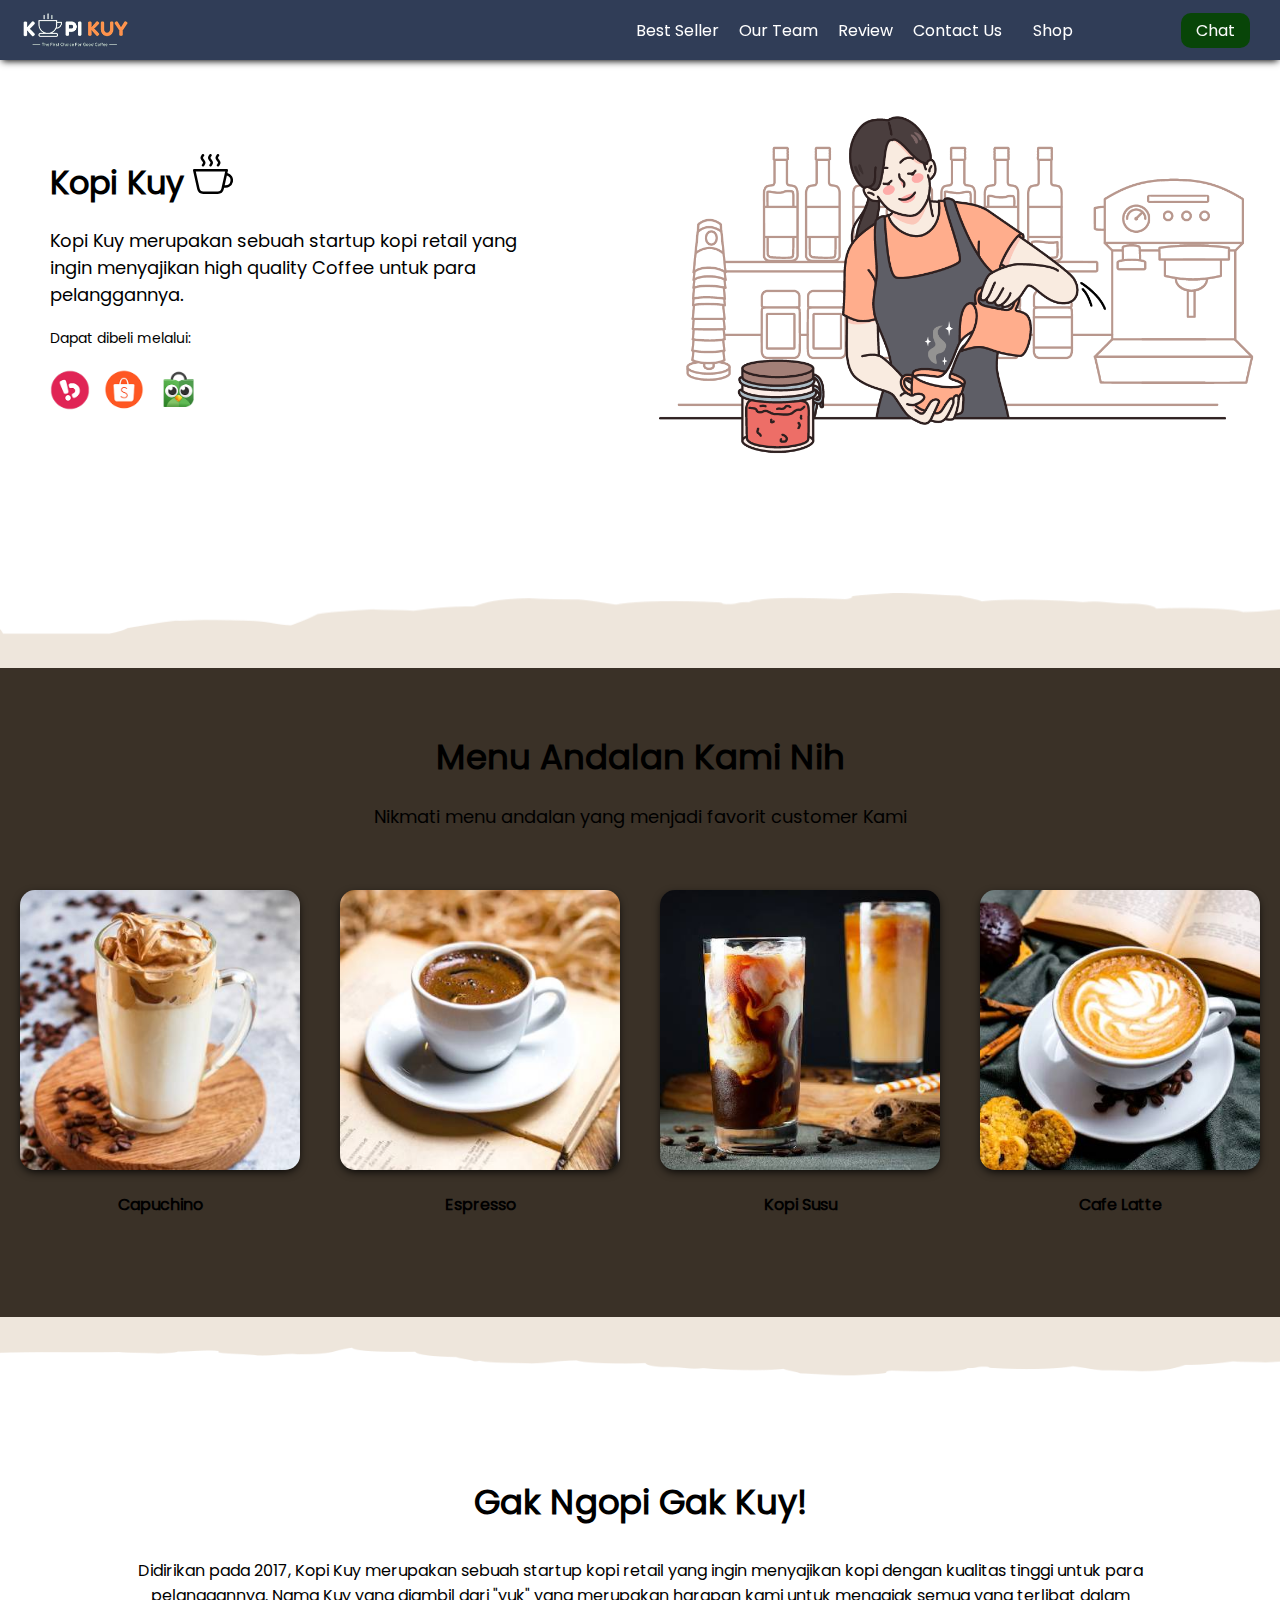
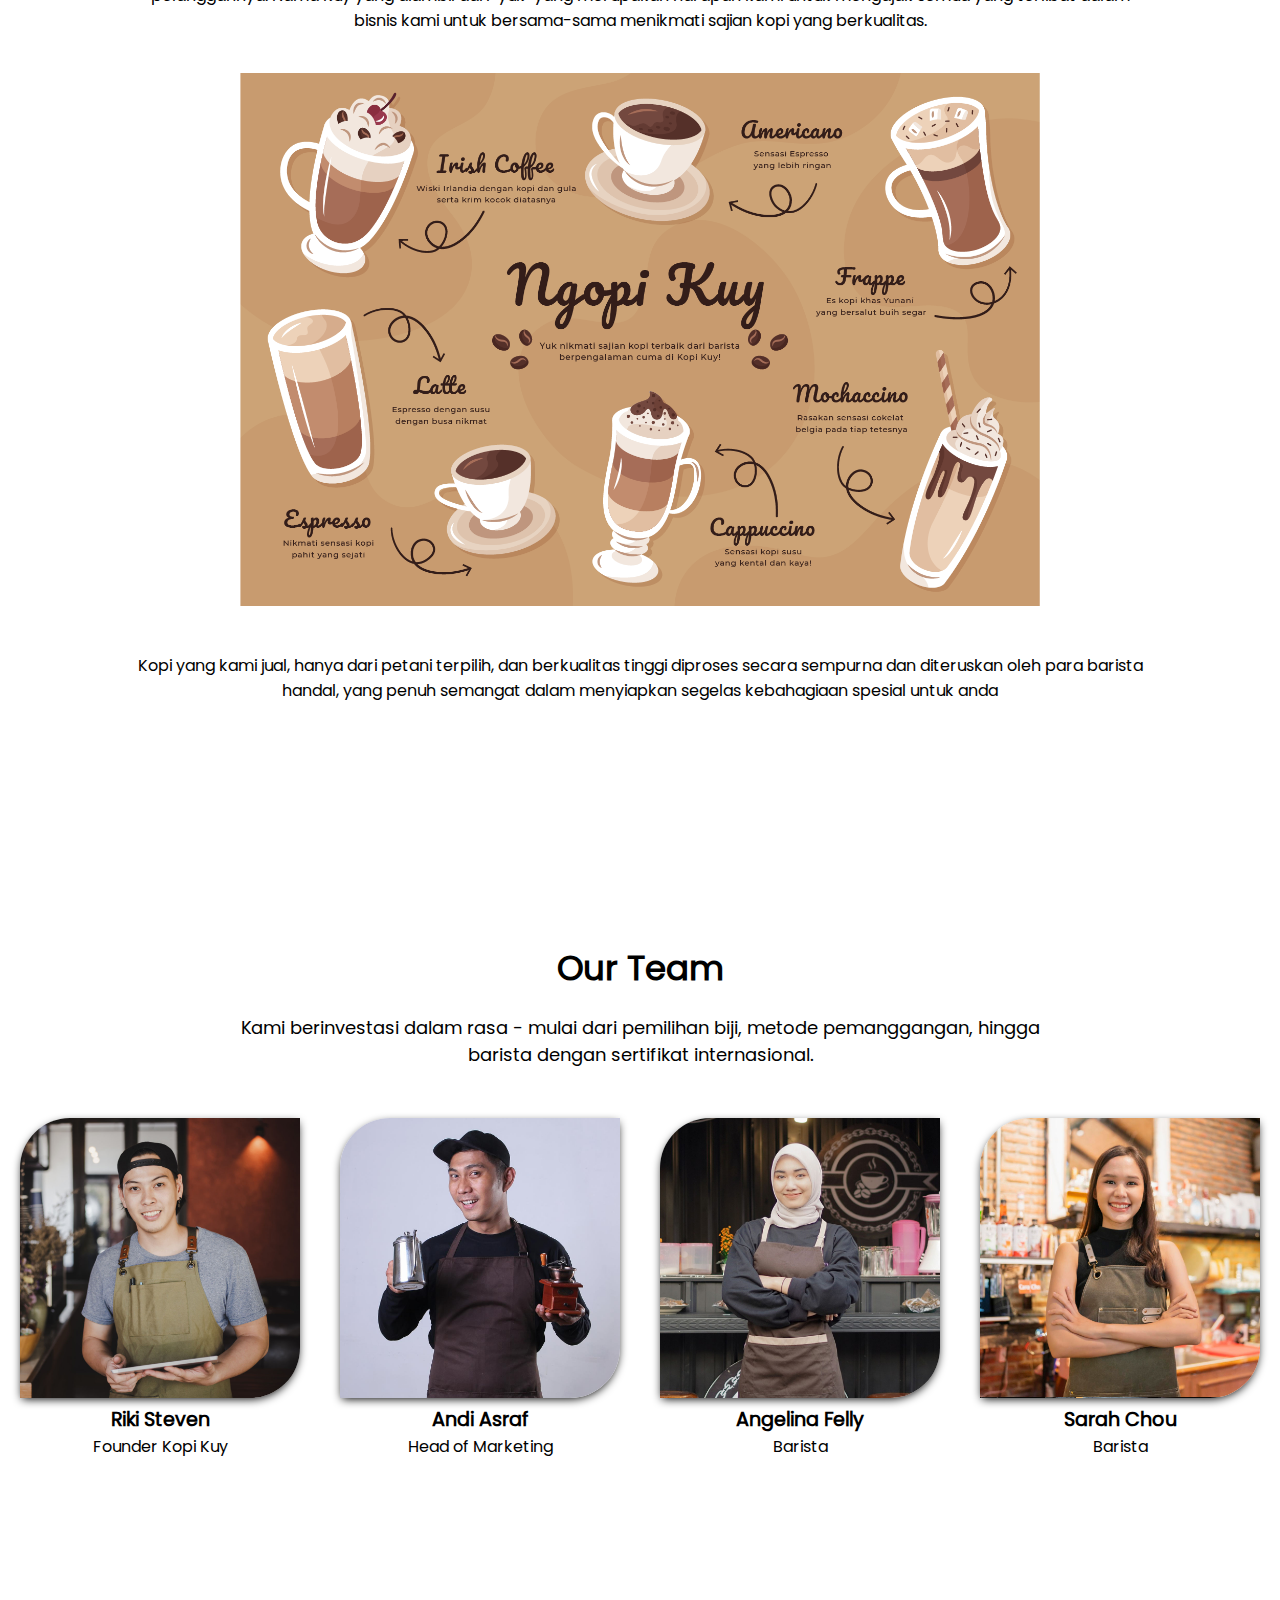
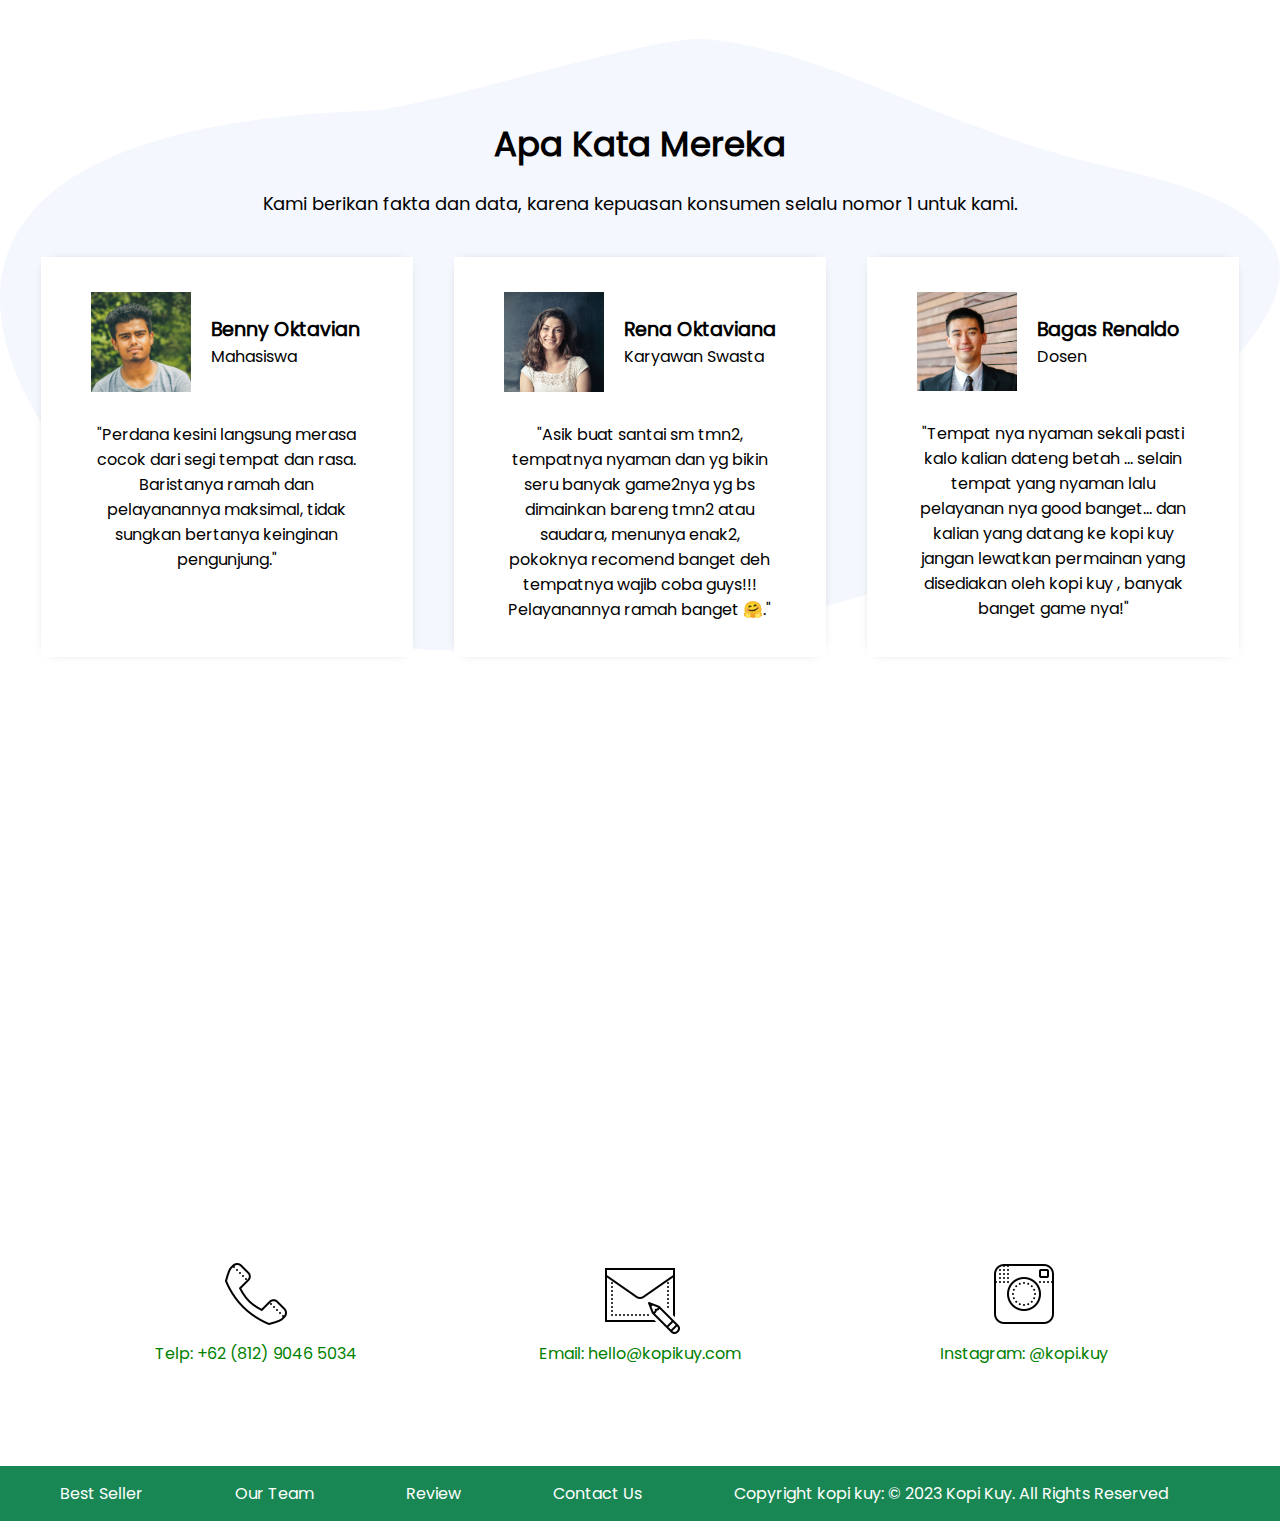
<file: index.html>
<!DOCTYPE html>
<html lang="id">

<head>
    <meta charset="UTF-8">
    <meta http-equiv="X-UA-Compatible" content="IE=edge">
    <meta name="viewport" content="width=device-width, initial-scale=1.0">
    <link rel="shortcut icon" href="images/favicon.ico" type="image/x-icon">
    <title>Website Kopi Kuy</title>
    <link rel="stylesheet" href="css/style.css">
</head>

<body>
    <nav>
        <div class="baris">
            <img class="logo" src="images/logo/logo_kuy.png">
            <div class="navigasi">
                <a href="#best-seller">Best Seller</a>
                <a href="#our-team">Our Team</a>
                <a href="#review">Review</a>
                <a href="#contact-us">Contact Us</a>
            </div>
            <a class="shop" href="produk.html">Shop</a>
            <a class="chat" href="https://wa.me/nomor_hp_anda_pakai_62" target="_blank">Chat</a>
        </div>
    </nav>

    <!-- Tulis Kode Setelah panah di bawah ini -->
    <header>
        <div class="baris">
            <div class="col-kiri">

                <h1 class="judul-header">
                    Kopi Kuy
                    <img src="images/icon/icon_kopi.svg" alt="">
                </h1>

                <p class="subjudul-header">
                    Kopi Kuy merupakan sebuah startup kopi retail yang ingin menyajikan
                    high quality Coffee untuk para pelanggannya.
                </p>
                <p class="dapat-dibeli">
                    Dapat dibeli melalui:
                </p>

                <div class="olshop">
                    <img src="images/logo/logo_bukalapak.png" alt="">
                    <img src="images/logo/logo_shopee.png" alt="">
                    <img src="images/logo/logo_tokopedia.png" alt="">
                </div>

            </div>
            <img src="images/header/header1.png" alt="" class="col-kanan">
        </div>
    </header>
    <section id="best-seller" class="best-seller">
        <h2 class="judul-best-seller">Menu Andalan Kami Nih</h2>
        <p class="subjudul-best-seller">Nikmati menu andalan yang menjadi favorit customer Kami</p>

        <div class="baris">
            <div class="col-produk">
                <img src="images/produk/product_capuchino.jpg" alt="">
                <p class="nama-produk">Capuchino</p>
            </div>
            <div class="col-produk">
                <img src="images/produk/product_espresso.jpg" alt="">
                <p class="nama-produk">Espresso</p>
            </div>
            <div class="col-produk">
                <img src="images/produk/product_kopi_susu.jpg" alt="">
                <p class="nama-produk">Kopi Susu</p>
            </div>
            <div class="col-produk">
                <img src="images/produk/product_latte.jpg" alt="">
                <p class="nama-produk">Cafe Latte</p>
            </div>
        </div>
    </section>

    <section id="about-us" class="about-us">
        <h2 class="judul-about-us">Gak Ngopi Gak Kuy!</h2>

        <p class="tentang-about-us">Didirikan pada 2017, Kopi Kuy merupakan sebuah startup kopi retail
            yang ingin menyajikan kopi dengan kualitas tinggi untuk para pelanggannya.
            Nama Kuy yang diambil dari "yuk" yang merupakan harapan kami untuk mengajak semua
            yang terlibat dalam bisnis kami untuk bersama-sama menikmati sajian kopi yang berkualitas.</p>
        <img src="images/aset_kopi_jumbo.png" alt="">
        <p class="penjelasan-about-us">Kopi yang kami jual, hanya dari petani terpilih, dan berkualitas tinggi diproses
            secara sempurna dan diteruskan oleh para barista handal, yang penuh semangat
            dalam menyiapkan segelas kebahagiaan spesial untuk anda</p>
    </section>

    <section id="our-teamfour-team">
        <h2 class="judul-team">Our Team</h2>
        <p class="subjudul-team">Kami berinvestasi dalam rasa - mulai dari pemilihan biji, metode pemanggangan,
            hingga barista dengan sertifikat internasional.</p>
        <div class="baris">
            <div class="col-team">
                <img src="images/team/team1.jpg" alt="">
                <h3>Riki Steven</h3>
                <p>Founder Kopi Kuy</p>
            </div>
            <div class="col-team">
                <img src="images/team/team2.jpg" alt="">
                <h3>Andi Asraf</h3>
                <p>Head of Marketing</p>
            </div>
            <div class="col-team">
                <img src="images/team/team3.jpg" alt="">
                <h3>Angelina Felly</h3>
                <p>Barista</p>
            </div>
            <div class="col-team">
                <img src="images/team/team4.jpg" alt="">
                <h3>Sarah Chou</h3>
                <p>Barista</p>

            </div>
        </div>
    </section>

    <section class="review" id="review">
        <h2 class="judul-review">Apa Kata Mereka</h2>
        <p class="subjudul-review">Kami berikan fakta dan data, karena kepuasan konsumen selalu nomor 1 untuk kami.</p>
        <div class="baris">
            <div class="col-review">
                <div class="profile">
                    <img src="images/customer/customer1.jpg" alt="">
                    <div class="nama-profile">
                        <h3>Benny Oktavian</h3>
                        <p>Mahasiswa</p>
                    </div>
                </div>
                <p class="testimoni">"Perdana kesini langsung merasa cocok dari segi tempat dan rasa.
                    Baristanya ramah dan pelayanannya maksimal, tidak sungkan bertanya keinginan pengunjung."</p>
            </div>
            <div class="col-review">
                <div class="profile">
                    <img src="images/customer/customer2.jpg" alt="">
                    <div class="nama-profile">
                        <h3>Rena Oktaviana</h3>
                        <p>Karyawan Swasta</p>
                    </div>
                </div>
                <p class="testimoni">"Asik buat santai sm tmn2, tempatnya nyaman dan yg bikin seru banyak game2nya
                    yg bs dimainkan bareng tmn2 atau saudara, menunya enak2, pokoknya recomend
                    banget deh tempatnya wajib coba guys!!! Pelayanannya ramah banget 🤗."</p>
            </div>
            <div class="col-review">
                <div class="profile">
                    <img src="images/customer/customer3.jpg" alt="">
                    <div class="nama-profile">
                        <h3>Bagas Renaldo</h3>
                        <p>Dosen</p>
                    </div>
                </div>
                <p class="testimoni">"Tempat nya nyaman sekali pasti kalo kalian dateng betah ...
                    selain tempat yang nyaman lalu pelayanan nya good banget...
                    dan kalian yang datang ke kopi kuy jangan lewatkan permainan yang disediakan
                    oleh kopi kuy , banyak banget game nya!"</p>
            </div>
        </div>
    </section>

    <section class="contact-us" id="contact-us">
        <iframe
            src="https://www.google.com/maps/embed?pb=!1m14!1m8!1m3!1d7932.741866032694!2d106.668581!3d-6.214715!3m2!1i1024!2i768!4f13.1!3m3!1m2!1s0x2e69f9912c7f297b%3A0xe5a3a671dae861ab!2sKopi%20kuy!5e0!3m2!1sid!2sid!4v1680617229460!5m2!1sid!2sid"
            width="100%" height="300" style="border:0;" allowfullscreen="" loading="lazy"
            referrerpolicy="no-referrer-when-downgrade"></iframe>
        <div class="baris">
            <div class="col-kontak">
                <img src="images/icon/icon_phone.png" alt="">
                <p>Telp: +62 (812) 9046 5034</p>
            </div>
            <div class="col-kontak">
                <img src="images/icon/icon_mail.png" alt="">
                <p>Email: hello@kopikuy.com</p>
            </div>
            <div class="col-kontak">
                <img src="images/icon/icon_instagram.png" alt="">
                <p>Instagram: @kopi.kuy </p>
            </div>
        </div>
    </section>

    <footer>
        <div class="baris">
            <div class="navigasi">Best Seller</div>
            <div class="navigasi">Our Team</div>
            <div class="navigasi">Review</div>
            <div class="navigasi">Contact Us</div>
            <div class="navigasi">Copyright kopi kuy: © 2023 Kopi Kuy. All Rights Reserved</div>
        </div>
    </footer>
    <!--
        Kode HTML tidak boleh lewat dari batas ini
        Pastikan setiap section di tutup
        misalnya kode best-seller harus ada
        di bawah kode </header> (perhatikan ada garis miringnya
        dan setiap section harus setelah kode </section>
        jangan menulis section di dalam section
    -->
</body>

</html>
</file>
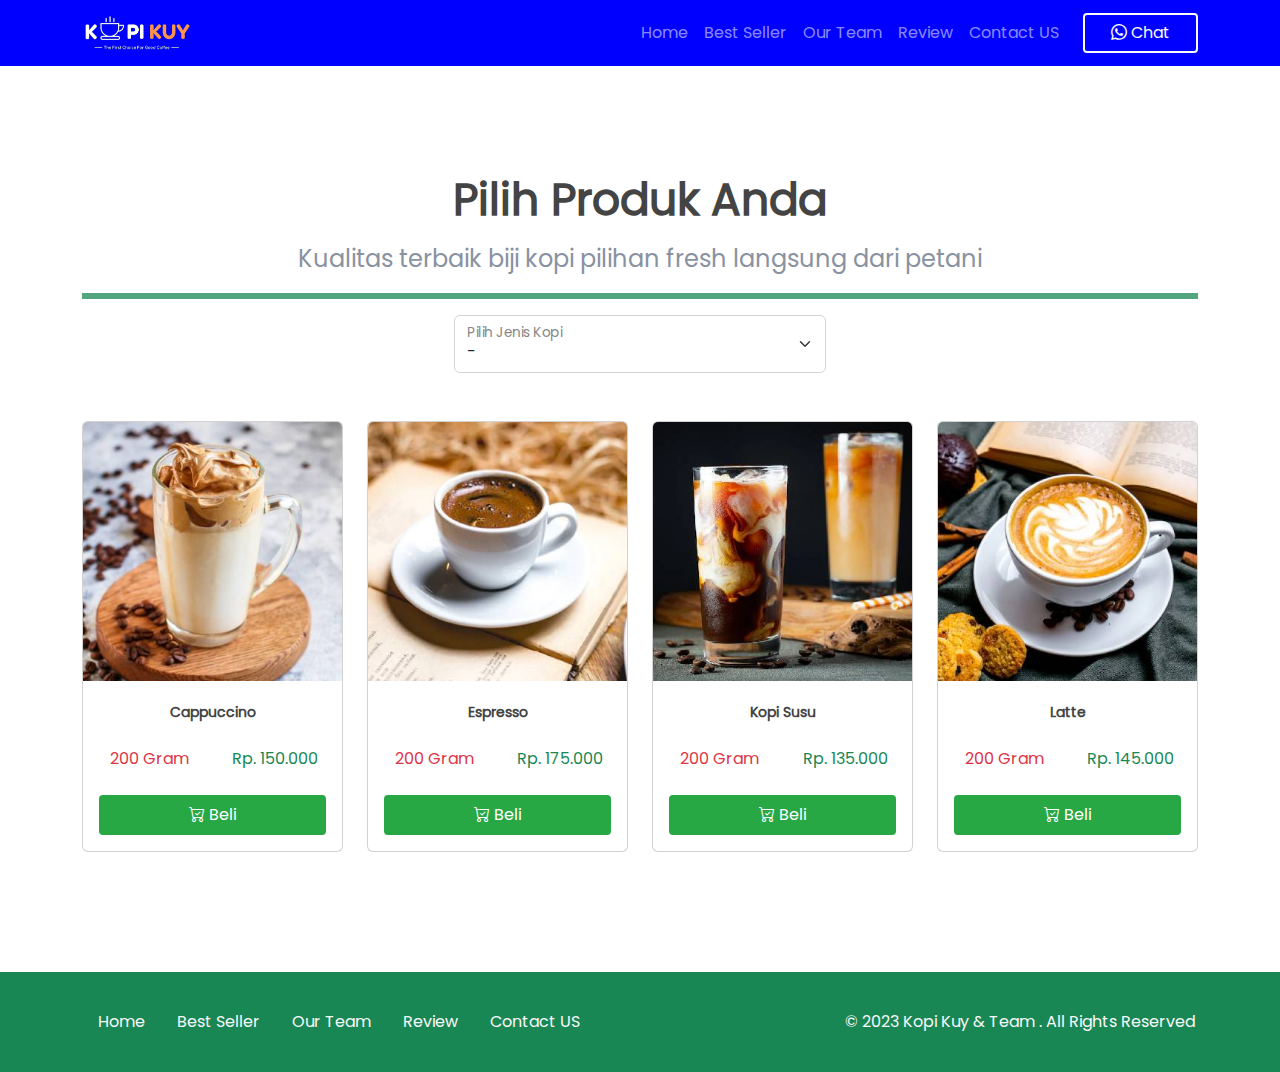
<file: produk.html>
<!DOCTYPE html>
<html lang="id">

<head>
    <meta charset="UTF-8">
    <meta http-equiv="X-UA-Compatible" content="IE=edge">
    <meta name="viewport" content="width=device-width, initial-scale=1.0">
    <link rel="shortcut icon" href="images/favicon/favicon.ico" type="image/x-icon">
    <title>Produk</title>
    <link rel="shortcut icon" href="images/favicon.ico" type="image/x-icon">
    <link rel="stylesheet" href="vendor/bootstrap/bootstrap.min.css">
    <link rel="stylesheet" href="vendor/bootstrap/bootstrap-icons.css">
    <link rel="stylesheet" href="vendor/rk.css">
    <script src="vendor/bootstrap/bootstrap.bundle.min.js"></script>
    <script src="js/jquery-3.6.3.min.js"></script>
    <style>
        /* tulis kode CSS internal di bawah sini */
        .bg-blue {
            background-color: blue
        }


        /* Batas Akhir penulisan kode CSS internal */
    </style>
</head>

<body>
    <!-- Tulis Kode Bootstrap Di Bawah Sini -->
    <nav class="navbar navbar-dark bg-blue navbar-expand-lg bisadicopy">
        <div class="container">
            <a class="navbar-brand" href="https://www.rikikurnia.com">
                <img src="images/logo/logo_kuy.png" height="40" alt="image">
            </a>
            <button class="navbar-toggler" type="button" data-bs-toggle="collapse" data-bs-target="#navbarNav11"
                aria-controls="navbarNav11" aria-expanded="false" aria-label="Toggle navigation">
                <span class="navbar-toggler-icon"></span>
            </button>
            <div class="collapse navbar-collapse" id="navbarNav11">
                <ul class="navbar-nav ms-auto">
                    <li class="nav-item active">
                        <a class="nav-link" href="index.html">Home</a>
                    </li>
                    <li class="nav-item">
                        <a class="nav-link" href="index.html#best-seller">Best Seller</a>
                    </li>
                    <li class="nav-item">
                        <a class="nav-link" href="index.html#our-team">Our Team</a>
                    </li>
                    <li class="nav-item">
                        <a class="nav-link" href="index.html#review">Review</a>
                    </li>
                    <li class="nav-item">
                        <a class="nav-link" href="index.html#contact-us">Contact US</a>
                    </li>
                </ul>
                <a class="btn btn-outline-light ms-md-3" href="https://wa.me/6281290465033"><i
                        class="bi bi-whatsapp"></i> Chat</a>
            </div>
        </div>
    </nav>

    <section class="riki-block produk text-center my-5 py-5">
        <div class="container">
            <h1>Pilih Produk Anda</h1>
            <p class="fs-4">Kualitas terbaik biji kopi pilihan fresh langsung dari petani</p>
            <hr class="border border-success border-3 opacity-75">

            <!-- Ini Untuk Select -->
            <div class="form-floating col-md-4 mx-auto">
                <select class="form-select" id="select_kopi">
                    <option disabled selected>-</option>
                    <option value="arabica">Arabica</option>
                    <option value="robusta">Robusta</option>
                </select>
                <label for="select_kopi">Pilih Jenis Kopi</label>
            </div>

            <div id="baris_produk" class="row row-cols-1 row-cols-sm-2 row-cols-md-3 row-cols-lg-4 text-center mt-5">
                <div class="col mb-3">
                    <div class="card">
                        <img src="images/produk/product_capuchino.jpg" class="card-img-top" alt="...">
                        <div class="card-body">
                            <h5 class="card-title">Cappuccino</h5>
                            <div class="row hargasize my-4">
                                <div class="col text-danger">
                                    200 Gram
                                </div>
                                <div class="col text-success">
                                    Rp. 150.000
                                </div>
                            </div>
                            <a href="#" class="btn btn-success w-100"> <i class="bi bi-cart-check"></i> Beli</a>
                        </div>
                    </div>
                </div>

                <div class="col mb-3">
                    <div class="card">
                        <img src="images/produk/product_espresso.jpg" class="card-img-top" alt="...">
                        <div class="card-body">
                            <h5 class="card-title">Espresso</h5>
                            <div class="row hargasize my-4">
                                <div class="col text-danger">
                                    200 Gram
                                </div>
                                <div class="col text-success">
                                    Rp. 175.000
                                </div>
                            </div>
                            <a href="#" class="btn btn-success w-100"><i class="bi bi-cart-check"></i> Beli</a>
                        </div>
                    </div>
                </div>

                <div class="col mb-3">
                    <div class="card">
                        <img src="images/produk/product_kopi_susu.jpg" class="card-img-top" alt="...">
                        <div class="card-body">
                            <h5 class="card-title">Kopi Susu</h5>
                            <div class="row hargasize my-4">
                                <div class="col text-danger">
                                    200 Gram
                                </div>
                                <div class="col text-success">
                                    Rp. 135.000
                                </div>
                            </div>
                            <a href="#" class="btn btn-success w-100"><i class="bi bi-cart-check"></i> Beli</a>
                        </div>
                    </div>
                </div>

                <div class="col mb-3">
                    <div class="card">
                        <img src="images/produk/product_latte.jpg" class="card-img-top" alt="...">
                        <div class="card-body">
                            <h5 class="card-title">Latte</h5>
                            <div class="row hargasize my-4">
                                <div class="col text-danger">
                                    200 Gram
                                </div>
                                <div class="col text-success">
                                    Rp. 145.000
                                </div>
                            </div>
                            <a href="#" class="btn btn-success w-100"><i class="bi bi-cart-check"></i> Beli</a>
                        </div>
                    </div>
                </div>
            </div>
        </div>
    </section>
    <footer class="riki-block footer-small bg-success">
        <div class="container">
            <div class="row align-items-center">
                <div class="col-12 col-md-8">
                    <ul class="nav justify-content-center justify-content-md-start">
                        <li class="nav-item">
                            <a class="nav-link text-light" href="index.html">Home</a>
                        </li>
                        <li class="nav-item">
                            <a class="nav-link text-light" href="index.html#best-seller">Best Seller</a>
                        </li>
                        <li class="nav-item">
                            <a class="nav-link text-light" href="index.html#our-team">Our Team</a>
                        </li>
                        <li class="nav-item">
                            <a class="nav-link text-light" href="index.html#review">Review</a>
                        </li>
                        <li class="nav-item">
                            <a class="nav-link text-light" href="index.html#contact-us">Contact US</a>
                        </li>
                    </ul>
                </div>

                <div class="col-12 col-md-4 mt-4 mt-md-0 text-center text-light text-md-right">
                    &copy; 2023 Kopi Kuy &amp; Team . All Rights Reserved
                </div>
            </div>
        </div>
    </footer>

    <!-- Batas Akhir penulisan kode Bootstrap -->
    <script>
        /* Tulis Javascript Di bawah Sini */

        var sumber = "https://rikikurnia.com/prakerja/api/kopi"
        var sumber2 = "data.json"

        select_kopi.onchange = function () {
            var dipilih = this.value
            ambilData(dipilih)
        }

        function ambilData(dipilih) {
            console.log(dipilih)
            /* KODE SELANJUTNYA PASTE DI BAWAH SEBELUM TANDA } */
            var template = ''
            $.getJSON(sumber2).then(function (data) {
                var data_kopi = data[dipilih]
                console.log(data_kopi)

                data_kopi.forEach(item => {
                    template += `<div class="col mb-3">
                                    <div class="card">
                                        <img src="${item.foto}" class="card-img-top" alt="...">
                                        <div class="card-body">
                                            <h5 class="card-title">${item.nama}</h5>
                                            <div class="row hargasize my-4">
                                                <div class="col">
                                                    ${item.size}
                                                </div>
                                                <div class="col text-danger">
                                                    ${item.harga}
                                                </div>
                                            </div>
                                            <a href="${item.link}" class="btn btn-success w-100"> <i class="bi bi-cart-check"></i> Beli</a>
                                        </div>
                                    </div>
                                </div>`
                })
                baris_produk.innerHTML = template

            })

        }


        /* Batas Akhir penulisan kode Javascript */
    </script>
</body>

</html>
</file>
<file: css/style.css>
/* Pengaturan Global */

/* Mendaftarkan font ke dalam CSS, dan memberi nama family */
@font-face {
   font-family: 'Poppins';
   src: url(../fonts/poppins.woff2);
}

* {
   box-sizing: border-box;
   margin: 0;
   padding: 0;
}

html {
   /* agar scroll ketika klik pada navigasi menjadi halus */
   scroll-behavior: smooth;
}

body {
   /* mendaftarkan semua teks pada body menjadi family Poppins */
   font-family: 'Poppins';
}

a {
   /* menghilangkan garis bawah pada link */
   text-decoration: none;

   /* menghilangkan warna bawaan pada link */
   color: unset;
}

h2 {
   /* mengatur ukuran huruf ke 34 pixel */
   font-size: 34px;
}

h3 {
   /* mengatur ukuran huruf ke 1.2rem */
   font-size: 1.2rem;
}

h1,
h2,
h3 {
   /* mengatur tebal huruf */
   font-weight: bold;
}

img {
   /* 
      mengatur agar semua elemen img memiliki panjang maksimal 100% agar
      tidak besar gambar tidak melebihi layar ataupun pembungkus
   */
   max-width: 100%;
}

/* Navigasi */

nav {
   /* background-color mengatur warna latar belakang */
   background-color: rgb(165, 4, 4);

   /* penulisan 2 background-color seperti ini akan mengabaikan penulisan sebelumnya */
   background-color: #303d57;

   /* box-shadow membuat efek bayangan */
   box-shadow: 0 3px 7px -2px #000;

   /* width mengatur panjang elemen */
   width: 100%;
   padding-top: 10px;
   padding-bottom: 10px;

   /* position mengatur posisi elemen, static untuk biasa, fixed untuk efek menempel */
   position: fixed;

   /* Nilai z-index semakin besar, maka elemen akan semakin di depan */
   z-index: 500;
}

/* 
   PERHATIKAN bahwa dalam mengatur elemen, nama elemen langsung ditulis
   sedangkan untuk mengatur class, dibutuhkan tanda titik (.) terlebih dulu
   img {} berarti elemen dengan tag img, 
   sedangkan .img artinya elemen dengan kelas img   
*/

.baris {
   /* 
      display: flex memiliki pengaturan yang dapat mengatur agar elemen
      di dalamnya memiliki ukuran yang fleksibel
   */
   display: flex;

   /* 
      align-items: center mengatur elemen di dalamnya rata tengah vertikal
   */
   align-items: center;

   /* 
      justify-content: center mengatur elemen di dalamnya rata tengah horizontal
   */
   justify-content: center;

   /* 
      flex-wrap: wrap mengatur agar jika panjang elemen berlebih, maka elemen
      akan otomatis diletakan di baris baru
   */
   flex-wrap: wrap;
}

section {
   /* text-align mengatur rata tulisan, bisa bernilai: left, right, center, justify */
   text-align: center;
}

.logo {
   /* height mengatur tinggi elemen */
   height: 40px;
   margin-left: 20px;
}

.navigasi {
   margin-left: auto;
   margin-right: 15px;
}

.navigasi a,
.shop {
   color: #fff;
   padding-left: 8px;
   padding-right: 8px;
}

.shop {
   margin-right: 100px;
}

.chat {
   margin-right: 30px;
   background-color: rgb(8, 69, 8);
   color: #fafafa;
   padding-top: 5px;
   padding-right: 15px;
   padding-bottom: 5px;
   padding-left: 15px;
   border-radius: 10px;
}


/* HEADER */


header,
section {
   /*
    padding mengatur jarak ke dalam
    pada padding dan margin ditambahkan top / right / bottom / top 
    untuk mengatur jarak masing-masing 
   */
   padding-top: 80px;
   padding-bottom: 80px;

   /* margin mengatur jarak ke luar */
   margin-bottom: 80px;
}

/* penulisan CSS dapat digabung dengan beberapa elemen */
.col-kiri,
.col-kanan {
   /* width mengatur panjang elemen. 50% artinya setengah ukuran pembungkus */
   width: 50%;
}

.col-kiri {
   padding-left: 50px;
   padding-right: 120px;
}

.judul-header {
   margin-bottom: 20px;
}

.subjudul-header {
   /* font-size digunakan untuk mengatur ukuran huruf */
   font-size: 18px;
}

.dapat-dibeli {
   margin-top: 20px;
   margin-bottom: 20px;
   font-size: 14px;
}

.olshop img {
   width: 40px;

   /* height digunakan untuk mengatur tinggi elemen */
   height: auto;
   margin-right: 10px;
}

/* Best Seller */

.best-seller {
   position: relative;

   /* background-color mengatur warna latar belakang elemen */
   background-color: #3a3127;
}

/* 
terkait position, after, dan before memerlukan pemahaman mendalam
terkait layout pada CSS untuk dapat memahami secara penuh 
*/

.best-seller::before,
.best-seller::after {
   position: absolute;
   content: "";
   width: 100%;
   height: 76px;

   /* background-image untuk menambahkan gambar sebagai background */
   background-image: url(../images/garis-atas.png);

   /*background-size agar gambar latar menyesuaikan tinggi / panjang elemen */
   background-size: cover;

   top: -60px;
   left: 0;
}

.best-seller::after {
   height: 60px;
   background-image: url(../images/garis-bawah.png);
   top: unset;
   bottom: -60px;
}

.judul-best-seller {
   margin-bottom: 20px;
}

.subjudul-best-seller {
   font-size: 18px;
   margin-bottom: 40px;
}

.col-produk {
   /* 
      Penulisan padding dan margin seperti padding:20px ini penulisan singkat 
      yang berarti top, right, bottom, left nilainya sama, yaitu 20px 
   */
   padding: 20px;
   width: 25%;
}

.col-produk img {
   /* transition membuat animasi transisi dari perubahan style, 0.3s berarti 0.3 detik */
   transition: all 0.3s ease;

   /* border-radius  Membuat sudut membulat */
   border-radius: 15px;

   /* box-shadow membuat efek bayangan */
   box-shadow: 0 3px 10px -2px #000;
}

/* :hover akan dijalankan saat mouse ada di atas elemen */
.col-produk img:hover {

   /* membuat transformasi, bisa berupa scale(1.05), rotate(180deg), translateY(-50px), dsb */
   transform: scale(0.9);
   border-radius: 50%;
}

.nama-produk {
   margin-top: 15px;
   font-weight: bold;
}

/* About US */

.about-us {
   /* max-width: 80%; mengatur panjang maksimal elemen tidak boleh melebihi 80% layar */
   max-width: 80%;

   /* margin-left dan margin-right auto akan membuat posisi elemen berada di tengah */
   margin-left: auto;
   margin-right: auto;
}

.judul-about-us {
   margin-bottom: 30px;
}

/* 
   penulisan .about-us img {} berarti mengatur elemen img 
   yang ada di dalam elemen dengan kelas about-us 
   harap perhatikan .about-us dan image dipisahkan spasi
   penulisan class diawali titik (.) penulisan elemen tidak
*/
.about-us img {
   /* 
      Penulisan width: 800px dan max-width: 100% mengatur agar
      elemen memiliki panjang 800px namun tidak boleh melebihi 100% ukuran layar
   */
   width: 800px;
   max-width: 100%;
}

.tentang-about-us {
   margin-bottom: 40px;
}

.penjelasan-about-us {
   margin-top: 40px;
}

/* OUR TEAM */

.our-team {
   background-color: #EEE6DC;
   box-shadow: inset 0px 0px 23px -6px #707070;
}

.judul-team {
   margin-bottom: 20px;
}

.subjudul-team {
   margin-bottom: 30px;
   font-size: 18px;
   width: 800px;
   max-width: 90%;
   margin-left: auto;
   margin-right: auto;
}

.col-team {
   width: 25%;
   padding: 20px;
}

.col-team img {
   box-shadow: 0 3px 10px -2px #000;
   border-radius: 50px 0px 50px 0px;
}


/* REVIEW */

.review {
   background-image: url(../images/bg-review.svg);
   /* 
      background-size: contain;
      membuat gambar latar belakang tidak terpotong
   */
   background-size: contain;

   /* 
      background-repeat: no-repeat;
      membuat gambar latar belakang tidak diulang (duplikat)
   */
   background-repeat: no-repeat;
   padding-left: 20px;
   padding-right: 20px;
}

.judul-review {
   margin-bottom: 20px;
}

.subjudul-review {
   margin-bottom: 40px;
   font-size: 18px;
}

.review .baris {
   justify-content: space-around;
   /* align-items: stretch; membuat tinggi elemen di dalam .review .baris seragam */
   align-items: stretch;
}

.col-review {
   width: 30%;
   padding: 35px 50px;
   box-shadow: 0px 0px 12px -10px #000;
   background-color: #fff;
}

.profile {
   display: flex;
   margin-bottom: 30px;
   align-items: center;
}

/* mengatur elemen img yang ada di dalam class(.) profile */
.profile img {
   width: 100px;
   margin-right: 20px;
}

.profile .nama-profile {
   text-align: left;
}

/* CONTACT US */
.contact-us {
   margin-bottom: 20px;
}

.col-kontak {
   width: 30%;
   margin-top: 50px;
   /* color mengatur warna tulisan */
   color: green;
}

/* FOOTER */

footer {
   background-color: #198754;
   padding-top: 15px;
   padding-bottom: 15px;
   color: #fff;
   padding-right: 40px;
   padding-left: 40px;
}

footer .navigasi {
   margin-left: 20px;
   margin-right: auto;
}

/* UNTUK RESPONSIF DI BAWAH */

@media (max-width:600px) {

   .navigasi {
      display: none;
   }

   .shop {
      margin-right: 20px;
      margin-left: auto;
   }

   .col-kiri,
   .col-kanan {
      width: 100%;
      text-align: center;
      padding: 20px;
   }

   /* KODE SELANJUTNYA TULIS DI BAWAH SINI PERSIS */
   .col-produk,
   .col-team {
      width: 50%;
   }

   .col-review {
      width: 100%;
      margin-bottom: 30px;
      text-align: left;
   }


}
</file>
<file: vendor/rk.css>
/* poppins-300 - latin */
@font-face {
    font-display: swap;
    /* Check https://developer.mozilla.org/en-US/docs/Web/CSS/@font-face/font-display for other options. */
    font-family: 'Poppins';
    font-style: normal;
    font-weight: 400;
    src: url('../fonts/poppins.woff2') format('woff2');
    /* Chrome 5+, Firefox 3.6+, IE 9+, Safari 5.1+ */
}


*,
*::before,
*::after {
    box-sizing: border-box;
}

html {
    font-family: sans-serif;
    line-height: 1.15;
    -webkit-text-size-adjust: 100%;
    -ms-text-size-adjust: 100%;
    -ms-overflow-style: scrollbar;
    -webkit-tap-highlight-color: rgba(0, 0, 0, 0);
}

@-ms-viewport {
    width: device-width;
}

article,
aside,
figcaption,
figure,
footer,
header,
hgroup,
main,
nav,
section {
    display: block;
}

body {
    margin: 0;
    font-family: 'Poppins', Helvetica, Arial;
    font-size: 1em;
    font-weight: 400;
    line-height: 1.5;
    color: #444444;
    text-align: left;
    background-color: #fff;
}

[tabindex="-1"]:focus {
    outline: 0 !important;
}

hr {
    box-sizing: content-box;
    height: 0;
    overflow: visible;
}

h1,
h2,
h3,
h4,
h5,
h6 {
    margin-top: 0;
    margin-bottom: 0.5rem;
}

p {
    margin-top: 0;
    margin-bottom: 1rem;
}

abbr[title],
abbr[data-original-title] {
    text-decoration: underline;
    text-decoration: underline dotted;
    cursor: help;
    border-bottom: 0;
}

address {
    margin-bottom: 1rem;
    font-style: normal;
    line-height: inherit;
}

ol,
ul,
dl {
    margin-top: 0;
    margin-bottom: 1rem;
}

ol ol,
ul ul,
ol ul,
ul ol {
    margin-bottom: 0;
}

dt {
    font-weight: 700;
}

dd {
    margin-bottom: .5rem;
    margin-left: 0;
}

blockquote {
    margin: 0 0 1rem;
}

dfn {
    font-style: italic;
}

b,
strong {
    font-weight: bolder;
}

small {
    font-size: 80%;
}

sub,
sup {
    position: relative;
    font-size: 75%;
    line-height: 0;
    vertical-align: baseline;
}

sub {
    bottom: -.25em;
}

sup {
    top: -.5em;
}

a {
    color: #329ef7;
    text-decoration: none;
    background-color: transparent;
    -webkit-text-decoration-skip: objects;
}

a:hover {
    color: #0056b3;
    text-decoration: underline;
}

a:not([href]):not([tabindex]) {
    color: inherit;
    text-decoration: none;
}

a:not([href]):not([tabindex]):hover,
a:not([href]):not([tabindex]):focus {
    color: inherit;
    text-decoration: none;
}

a:not([href]):not([tabindex]):focus {
    outline: 0;
}

pre,
code,
kbd,
samp {
    font-family: SFMono-Regular, Menlo, Monaco, Consolas, "Liberation Mono", "Courier New", monospace;
    font-size: 1em;
}

pre {
    margin-top: 0;
    margin-bottom: 1rem;
    overflow: auto;
    -ms-overflow-style: scrollbar;
}

figure {
    margin: 0 0 1rem;
}

img {
    vertical-align: middle;
    border-style: none;
}

svg {
    overflow: hidden;
    vertical-align: middle;
}

table {
    border-collapse: collapse;
}

caption {
    padding-top: 0.75rem;
    padding-bottom: 0.75rem;
    color: #6c757d;
    text-align: left;
    caption-side: bottom;
}

th {
    text-align: inherit;
}

label {
    display: inline-block;
    margin-bottom: 0.5rem;
}

button {
    border-radius: 0;
}

button:focus {
    outline: 1px dotted;
    outline: 5px auto -webkit-focus-ring-color;
}

input,
button,
select,
optgroup,
textarea {
    margin: 0;
    font-family: inherit;
    font-size: inherit;
    line-height: inherit;
}

button,
input {
    overflow: visible;
}

button,
select {
    text-transform: none;
}

button,
html [type="button"],
[type="reset"],
[type="submit"] {
    -webkit-appearance: button;
    appearance: button;
}

button::-moz-focus-inner,
[type="button"]::-moz-focus-inner,
[type="reset"]::-moz-focus-inner,
[type="submit"]::-moz-focus-inner {
    padding: 0;
    border-style: none;
}

input[type="radio"],
input[type="checkbox"] {
    box-sizing: border-box;
    padding: 0;
}

input[type="date"],
input[type="time"],
input[type="datetime-local"],
input[type="month"] {
    -webkit-appearance: listbox;
    appearance: listbox;
}

textarea {
    overflow: auto;
    resize: vertical;
}

fieldset {
    min-width: 0;
    padding: 0;
    margin: 0;
    border: 0;
}

legend {
    display: block;
    width: 100%;
    max-width: 100%;
    padding: 0;
    margin-bottom: .5rem;
    font-size: 1.5rem;
    line-height: inherit;
    color: inherit;
    white-space: normal;
}

progress {
    vertical-align: baseline;
}

[type="number"]::-webkit-inner-spin-button,
[type="number"]::-webkit-outer-spin-button {
    height: auto;
}

[type="search"] {
    outline-offset: -2px;
    -webkit-appearance: none;
    appearance: none;
}

[type="search"]::-webkit-search-cancel-button,
[type="search"]::-webkit-search-decoration {
    -webkit-appearance: none;
}

::-webkit-file-upload-button {
    font: inherit;
    -webkit-appearance: button;
}

output {
    display: inline-block;
}

summary {
    display: list-item;
    cursor: pointer;
}

template {
    display: none;
}

[hidden] {
    display: none !important;
}

h1,
h2,
h3,
h4,
h5,
h6,
.h1,
.h2,
.h3,
.h4,
.h5,
.h6 {
    margin-bottom: 0.5rem;
    font-family: inherit;
    font-weight: 600;
    line-height: 1.5;
    color: inherit;
}

h1,
.h1 {
    font-size: 2.75rem;
}

h2,
.h2 {
    font-size: 2rem;
}

h3,
.h3 {
    font-size: 1.125rem;
}

h4,
.h4 {
    font-size: 1rem;
}

h5,
.h5 {
    font-size: 0.875rem;
}

h6,
.h6 {
    font-size: 0.813rem;
}

.lead {
    font-size: 1.4rem;
    font-weight: 400;
}

.display-1 {
    font-size: 6rem;
    font-weight: 300;
    line-height: 1.2;
}

.display-2 {
    font-size: 5.5rem;
    font-weight: 300;
    line-height: 1.2;
}

.display-3 {
    font-size: 4.5rem;
    font-weight: 300;
    line-height: 1.2;
}

.display-4 {
    font-size: 3.5rem;
    font-weight: 300;
    line-height: 1.2;
}

hr {
    margin-top: 1rem;
    margin-bottom: 1rem;
    border: 0;
    border-top: 1px solid rgba(0, 0, 0, 0.1);
}

small,
.small {
    font-size: 80%;
    font-weight: 400;
}

mark,
.mark {
    padding: 0.2em;
    background-color: #fcf8e3;
}

.list-unstyled {
    padding-left: 0;
    list-style: none;
}

.list-inline {
    padding-left: 0;
    list-style: none;
}

.list-inline-item {
    display: inline-block;
}

.list-inline-item:not(:last-child) {
    margin-right: 0.5rem;
}

.initialism {
    font-size: 90%;
    text-transform: uppercase;
}

.blockquote {
    margin-bottom: 1rem;
    font-size: 1.25rem;
}

.blockquote-footer {
    display: block;
    font-size: 80%;
    color: #6c757d;
}

.blockquote-footer::before {
    content: "\2014 \00A0";
}

.form-control {
    display: block;
    width: 100%;
    height: calc(2.25rem + 0.25rem);
    padding: 0.375rem 0.75rem;
    font-size: 1em;
    line-height: 1.5;
    color: #495057;
    background-color: #fff;
    background-clip: padding-box;
    border: 1px solid #ced4da;
    border-radius: 0.25rem;
    transition: border-color 0.15s ease-in-out, box-shadow 0.15s ease-in-out;
}

@media screen and (prefers-reduced-motion: reduce) {
    .form-control {
        transition: none;
    }
}

.form-control::-ms-expand {
    background-color: transparent;
    border: 0;
}

.form-control:focus {
    color: #495057;
    background-color: #fff;
    border-color: #80bdff;
    outline: 0;
    box-shadow: 0 0 0 0.2rem rgba(0, 123, 255, 0.25);
}

.form-control::placeholder {
    color: #6c757d;
    opacity: 1;
}

.form-control:disabled,
.form-control[readonly] {
    background-color: #e9ecef;
    opacity: 1;
}

select.form-control:focus::-ms-value {
    color: #495057;
    background-color: #fff;
}

.form-control-file,
.form-control-range {
    display: block;
    width: 100%;
}

.col-form-label {
    padding-top: calc(0.375rem + 1px);
    padding-bottom: calc(0.375rem + 1px);
    margin-bottom: 0;
    font-size: inherit;
    line-height: 1.5;
}

.col-form-label-lg {
    padding-top: calc(0.5rem + 1px);
    padding-bottom: calc(0.5rem + 1px);
    font-size: 1.25rem;
    line-height: 1.5;
}

.col-form-label-sm {
    padding-top: calc(0.25rem + 1px);
    padding-bottom: calc(0.25rem + 1px);
    font-size: 0.875rem;
    line-height: 1.5;
}

.form-control-plaintext {
    display: block;
    width: 100%;
    padding-top: 0.375rem;
    padding-bottom: 0.375rem;
    margin-bottom: 0;
    line-height: 1.5;
    color: #212529;
    background-color: transparent;
    border: solid transparent;
    border-width: 1px 0;
}

.form-control-plaintext.form-control-sm,
.form-control-plaintext.form-control-lg {
    padding-right: 0;
    padding-left: 0;
}

.form-control-sm {
    height: calc(1.8125rem + 0.25rem);
    padding: 0.25rem 0.5rem;
    font-size: 0.875rem;
    line-height: 1.5;
    border-radius: 0.2rem;
}

.form-control-lg {
    height: calc(2.875rem + 0.25rem);
    padding: 0.5rem 1rem;
    font-size: 1.25rem;
    line-height: 1.5;
    border-radius: 0.3rem;
}

select.form-control[size],
select.form-control[multiple] {
    height: auto;
}

textarea.form-control {
    height: auto;
}

.form-group {
    margin-bottom: 1rem;
}

.form-text {
    display: block;
    margin-top: 0.25rem;
}

.form-row {
    display: flex;
    flex-wrap: wrap;
    margin-right: -5px;
    margin-left: -5px;
}

.form-row>.col,
.form-row>[class*="col-"] {
    padding-right: 5px;
    padding-left: 5px;
}

.form-check {
    position: relative;
    display: block;
    padding-left: 1.25rem;
}

.form-check-input {
    position: absolute;
    margin-top: 0.3rem;
    margin-left: -1.25rem;
}

.form-check-input:disabled~.form-check-label {
    color: #6c757d;
}

.form-check-label {
    margin-bottom: 0;
}

.form-check-inline {
    display: inline-flex;
    align-items: center;
    padding-left: 0;
    margin-right: 0.75rem;
}

.form-check-inline .form-check-input {
    position: static;
    margin-top: 0;
    margin-right: 0.3125rem;
    margin-left: 0;
}

.valid-feedback {
    display: none;
    width: 100%;
    margin-top: 0.25rem;
    font-size: 80%;
    color: #28a745;
}

.valid-tooltip {
    position: absolute;
    top: 100%;
    z-index: 5;
    display: none;
    max-width: 100%;
    padding: 0.25rem 0.5rem;
    margin-top: .1rem;
    font-size: 0.875rem;
    line-height: 1.5;
    color: #fff;
    background-color: rgba(40, 167, 69, 0.9);
    border-radius: 0.25rem;
}

.was-validated .form-control:valid,
.form-control.is-valid,
.was-validated .custom-select:valid,
.custom-select.is-valid {
    border-color: #28a745;
}

.was-validated .form-control:valid:focus,
.form-control.is-valid:focus,
.was-validated .custom-select:valid:focus,
.custom-select.is-valid:focus {
    border-color: #28a745;
    box-shadow: 0 0 0 0.2rem rgba(40, 167, 69, 0.25);
}

.was-validated .form-control:valid~.valid-feedback,
.was-validated .form-control:valid~.valid-tooltip,
.form-control.is-valid~.valid-feedback,
.form-control.is-valid~.valid-tooltip,
.was-validated .custom-select:valid~.valid-feedback,
.was-validated .custom-select:valid~.valid-tooltip,
.custom-select.is-valid~.valid-feedback,
.custom-select.is-valid~.valid-tooltip {
    display: block;
}

.was-validated .form-control-file:valid~.valid-feedback,
.was-validated .form-control-file:valid~.valid-tooltip,
.form-control-file.is-valid~.valid-feedback,
.form-control-file.is-valid~.valid-tooltip {
    display: block;
}

.was-validated .form-check-input:valid~.form-check-label,
.form-check-input.is-valid~.form-check-label {
    color: #28a745;
}

.was-validated .form-check-input:valid~.valid-feedback,
.was-validated .form-check-input:valid~.valid-tooltip,
.form-check-input.is-valid~.valid-feedback,
.form-check-input.is-valid~.valid-tooltip {
    display: block;
}

.was-validated .custom-control-input:valid~.custom-control-label,
.custom-control-input.is-valid~.custom-control-label {
    color: #28a745;
}

.was-validated .custom-control-input:valid~.custom-control-label::before,
.custom-control-input.is-valid~.custom-control-label::before {
    background-color: #71dd8a;
}

.was-validated .custom-control-input:valid~.valid-feedback,
.was-validated .custom-control-input:valid~.valid-tooltip,
.custom-control-input.is-valid~.valid-feedback,
.custom-control-input.is-valid~.valid-tooltip {
    display: block;
}

.was-validated .custom-control-input:valid:checked~.custom-control-label::before,
.custom-control-input.is-valid:checked~.custom-control-label::before {
    background-color: #34ce57;
}

.was-validated .custom-control-input:valid:focus~.custom-control-label::before,
.custom-control-input.is-valid:focus~.custom-control-label::before {
    box-shadow: 0 0 0 1px #fff, 0 0 0 0.2rem rgba(40, 167, 69, 0.25);
}

.was-validated .custom-file-input:valid~.custom-file-label,
.custom-file-input.is-valid~.custom-file-label {
    border-color: #28a745;
}

.was-validated .custom-file-input:valid~.custom-file-label::after,
.custom-file-input.is-valid~.custom-file-label::after {
    border-color: inherit;
}

.was-validated .custom-file-input:valid~.valid-feedback,
.was-validated .custom-file-input:valid~.valid-tooltip,
.custom-file-input.is-valid~.valid-feedback,
.custom-file-input.is-valid~.valid-tooltip {
    display: block;
}

.was-validated .custom-file-input:valid:focus~.custom-file-label,
.custom-file-input.is-valid:focus~.custom-file-label {
    box-shadow: 0 0 0 0.2rem rgba(40, 167, 69, 0.25);
}

.invalid-feedback {
    display: none;
    width: 100%;
    margin-top: 0.25rem;
    font-size: 80%;
    color: #dc3545;
}

.invalid-tooltip {
    position: absolute;
    top: 100%;
    z-index: 5;
    display: none;
    max-width: 100%;
    padding: 0.25rem 0.5rem;
    margin-top: .1rem;
    font-size: 0.875rem;
    line-height: 1.5;
    color: #fff;
    background-color: rgba(220, 53, 69, 0.9);
    border-radius: 0.25rem;
}

.was-validated .form-control:invalid,
.form-control.is-invalid,
.was-validated .custom-select:invalid,
.custom-select.is-invalid {
    border-color: #dc3545;
}

.was-validated .form-control:invalid:focus,
.form-control.is-invalid:focus,
.was-validated .custom-select:invalid:focus,
.custom-select.is-invalid:focus {
    border-color: #dc3545;
    box-shadow: 0 0 0 0.2rem rgba(220, 53, 69, 0.25);
}

.was-validated .form-control:invalid~.invalid-feedback,
.was-validated .form-control:invalid~.invalid-tooltip,
.form-control.is-invalid~.invalid-feedback,
.form-control.is-invalid~.invalid-tooltip,
.was-validated .custom-select:invalid~.invalid-feedback,
.was-validated .custom-select:invalid~.invalid-tooltip,
.custom-select.is-invalid~.invalid-feedback,
.custom-select.is-invalid~.invalid-tooltip {
    display: block;
}

.was-validated .form-control-file:invalid~.invalid-feedback,
.was-validated .form-control-file:invalid~.invalid-tooltip,
.form-control-file.is-invalid~.invalid-feedback,
.form-control-file.is-invalid~.invalid-tooltip {
    display: block;
}

.was-validated .form-check-input:invalid~.form-check-label,
.form-check-input.is-invalid~.form-check-label {
    color: #dc3545;
}

.was-validated .form-check-input:invalid~.invalid-feedback,
.was-validated .form-check-input:invalid~.invalid-tooltip,
.form-check-input.is-invalid~.invalid-feedback,
.form-check-input.is-invalid~.invalid-tooltip {
    display: block;
}

.was-validated .custom-control-input:invalid~.custom-control-label,
.custom-control-input.is-invalid~.custom-control-label {
    color: #dc3545;
}

.was-validated .custom-control-input:invalid~.custom-control-label::before,
.custom-control-input.is-invalid~.custom-control-label::before {
    background-color: #efa2a9;
}

.was-validated .custom-control-input:invalid~.invalid-feedback,
.was-validated .custom-control-input:invalid~.invalid-tooltip,
.custom-control-input.is-invalid~.invalid-feedback,
.custom-control-input.is-invalid~.invalid-tooltip {
    display: block;
}

.was-validated .custom-control-input:invalid:checked~.custom-control-label::before,
.custom-control-input.is-invalid:checked~.custom-control-label::before {
    background-color: #e4606d;
}

.was-validated .custom-control-input:invalid:focus~.custom-control-label::before,
.custom-control-input.is-invalid:focus~.custom-control-label::before {
    box-shadow: 0 0 0 1px #fff, 0 0 0 0.2rem rgba(220, 53, 69, 0.25);
}

.was-validated .custom-file-input:invalid~.custom-file-label,
.custom-file-input.is-invalid~.custom-file-label {
    border-color: #dc3545;
}

.was-validated .custom-file-input:invalid~.custom-file-label::after,
.custom-file-input.is-invalid~.custom-file-label::after {
    border-color: inherit;
}

.was-validated .custom-file-input:invalid~.invalid-feedback,
.was-validated .custom-file-input:invalid~.invalid-tooltip,
.custom-file-input.is-invalid~.invalid-feedback,
.custom-file-input.is-invalid~.invalid-tooltip {
    display: block;
}

.was-validated .custom-file-input:invalid:focus~.custom-file-label,
.custom-file-input.is-invalid:focus~.custom-file-label {
    box-shadow: 0 0 0 0.2rem rgba(220, 53, 69, 0.25);
}

.form-inline {
    display: flex;
    flex-flow: row wrap;
    align-items: center;
}

.form-inline .form-check {
    width: 100%;
}

@media (min-width: 576px) {
    .form-inline label {
        display: flex;
        align-items: center;
        justify-content: center;
        margin-bottom: 0;
    }

    .form-inline .form-group {
        display: flex;
        flex: 0 0 auto;
        flex-flow: row wrap;
        align-items: center;
        margin-bottom: 0;
    }

    .form-inline .form-control {
        display: inline-block;
        width: auto;
        vertical-align: middle;
    }

    .form-inline .form-control-plaintext {
        display: inline-block;
    }

    .form-inline .input-group,
    .form-inline .custom-select {
        width: auto;
    }

    .form-inline .form-check {
        display: flex;
        align-items: center;
        justify-content: center;
        width: auto;
        padding-left: 0;
    }

    .form-inline .form-check-input {
        position: relative;
        margin-top: 0;
        margin-right: 0.25rem;
        margin-left: 0;
    }

    .form-inline .custom-control {
        align-items: center;
        justify-content: center;
    }

    .form-inline .custom-control-label {
        margin-bottom: 0;
    }
}

.btn {
    display: inline-block;
    font-weight: 400;
    text-align: center;
    white-space: nowrap;
    vertical-align: middle;
    user-select: none;
    border: 0.125rem solid transparent;
    padding: 0.375rem 1.625rem;
    font-size: 1em;
    line-height: 1.5;
    border-radius: 0.25rem;
    transition: color 0.15s ease-in-out, background-color 0.15s ease-in-out, border-color 0.15s ease-in-out, box-shadow 0.15s ease-in-out;
}

@media screen and (prefers-reduced-motion: reduce) {
    .btn {
        transition: none;
    }
}

.btn:hover,
.btn:focus {
    text-decoration: none;
}

.btn:focus,
.btn.focus {
    outline: 0;
    box-shadow: 0 0 0 0.2rem rgba(0, 123, 255, 0.25);
}

.btn.disabled,
.btn:disabled {
    opacity: 0.65;
}

.btn:not(:disabled):not(.disabled) {
    cursor: pointer;
}

a.btn.disabled,
fieldset:disabled a.btn {
    pointer-events: none;
}

.btn-primary {
    color: #fff;
    background-color: #329ef7;
    border-color: #329ef7;
}

.btn-primary:hover {
    color: #fff;
    background-color: #0d8df6;
    border-color: #0986ed;
}

.btn-primary:focus,
.btn-primary.focus {
    box-shadow: 0 0 0 0.2rem rgba(50, 158, 247, 0.5);
}

.btn-primary.disabled,
.btn-primary:disabled {
    color: #fff;
    background-color: #329ef7;
    border-color: #329ef7;
}

.btn-primary:not(:disabled):not(.disabled):active,
.btn-primary:not(:disabled):not(.disabled).active,
.show>.btn-primary.dropdown-toggle {
    color: #fff;
    background-color: #0986ed;
    border-color: #097fe0;
}

.btn-primary:not(:disabled):not(.disabled):active:focus,
.btn-primary:not(:disabled):not(.disabled).active:focus,
.show>.btn-primary.dropdown-toggle:focus {
    box-shadow: 0 0 0 0.2rem rgba(50, 158, 247, 0.5);
}

.btn-secondary {
    color: #fff;
    background-color: #fe6655;
    border-color: #fe6655;
}

.btn-secondary:hover {
    color: #fff;
    background-color: #fe442f;
    border-color: #fe3822;
}

.btn-secondary:focus,
.btn-secondary.focus {
    box-shadow: 0 0 0 0.2rem rgba(254, 102, 85, 0.5);
}

.btn-secondary.disabled,
.btn-secondary:disabled {
    color: #fff;
    background-color: #fe6655;
    border-color: #fe6655;
}

.btn-secondary:not(:disabled):not(.disabled):active,
.btn-secondary:not(:disabled):not(.disabled).active,
.show>.btn-secondary.dropdown-toggle {
    color: #fff;
    background-color: #fe3822;
    border-color: #fe2d16;
}

.btn-secondary:not(:disabled):not(.disabled):active:focus,
.btn-secondary:not(:disabled):not(.disabled).active:focus,
.show>.btn-secondary.dropdown-toggle:focus {
    box-shadow: 0 0 0 0.2rem rgba(254, 102, 85, 0.5);
}

.btn-success {
    color: #fff;
    background-color: #28a745;
    border-color: #28a745;
}

.btn-success:hover {
    color: #fff;
    background-color: #218838;
    border-color: #1e7e34;
}

.btn-success:focus,
.btn-success.focus {
    box-shadow: 0 0 0 0.2rem rgba(40, 167, 69, 0.5);
}

.btn-success.disabled,
.btn-success:disabled {
    color: #fff;
    background-color: #28a745;
    border-color: #28a745;
}

.btn-success:not(:disabled):not(.disabled):active,
.btn-success:not(:disabled):not(.disabled).active,
.show>.btn-success.dropdown-toggle {
    color: #fff;
    background-color: #1e7e34;
    border-color: #1c7430;
}

.btn-success:not(:disabled):not(.disabled):active:focus,
.btn-success:not(:disabled):not(.disabled).active:focus,
.show>.btn-success.dropdown-toggle:focus {
    box-shadow: 0 0 0 0.2rem rgba(40, 167, 69, 0.5);
}

.btn-info {
    color: #fff;
    background-color: #17a2b8;
    border-color: #17a2b8;
}

.btn-info:hover {
    color: #fff;
    background-color: #138496;
    border-color: #117a8b;
}

.btn-info:focus,
.btn-info.focus {
    box-shadow: 0 0 0 0.2rem rgba(23, 162, 184, 0.5);
}

.btn-info.disabled,
.btn-info:disabled {
    color: #fff;
    background-color: #17a2b8;
    border-color: #17a2b8;
}

.btn-info:not(:disabled):not(.disabled):active,
.btn-info:not(:disabled):not(.disabled).active,
.show>.btn-info.dropdown-toggle {
    color: #fff;
    background-color: #117a8b;
    border-color: #10707f;
}

.btn-info:not(:disabled):not(.disabled):active:focus,
.btn-info:not(:disabled):not(.disabled).active:focus,
.show>.btn-info.dropdown-toggle:focus {
    box-shadow: 0 0 0 0.2rem rgba(23, 162, 184, 0.5);
}

.btn-warning {
    color: #212529;
    background-color: #ffc107;
    border-color: #ffc107;
}

.btn-warning:hover {
    color: #212529;
    background-color: #e0a800;
    border-color: #d39e00;
}

.btn-warning:focus,
.btn-warning.focus {
    box-shadow: 0 0 0 0.2rem rgba(255, 193, 7, 0.5);
}

.btn-warning.disabled,
.btn-warning:disabled {
    color: #212529;
    background-color: #ffc107;
    border-color: #ffc107;
}

.btn-warning:not(:disabled):not(.disabled):active,
.btn-warning:not(:disabled):not(.disabled).active,
.show>.btn-warning.dropdown-toggle {
    color: #212529;
    background-color: #d39e00;
    border-color: #c69500;
}

.btn-warning:not(:disabled):not(.disabled):active:focus,
.btn-warning:not(:disabled):not(.disabled).active:focus,
.show>.btn-warning.dropdown-toggle:focus {
    box-shadow: 0 0 0 0.2rem rgba(255, 193, 7, 0.5);
}

.btn-danger {
    color: #fff;
    background-color: #dc3545;
    border-color: #dc3545;
}

.btn-danger:hover {
    color: #fff;
    background-color: #c82333;
    border-color: #bd2130;
}

.btn-danger:focus,
.btn-danger.focus {
    box-shadow: 0 0 0 0.2rem rgba(220, 53, 69, 0.5);
}

.btn-danger.disabled,
.btn-danger:disabled {
    color: #fff;
    background-color: #dc3545;
    border-color: #dc3545;
}

.btn-danger:not(:disabled):not(.disabled):active,
.btn-danger:not(:disabled):not(.disabled).active,
.show>.btn-danger.dropdown-toggle {
    color: #fff;
    background-color: #bd2130;
    border-color: #b21f2d;
}

.btn-danger:not(:disabled):not(.disabled):active:focus,
.btn-danger:not(:disabled):not(.disabled).active:focus,
.show>.btn-danger.dropdown-toggle:focus {
    box-shadow: 0 0 0 0.2rem rgba(220, 53, 69, 0.5);
}

.btn-light {
    color: #212529;
    background-color: #f8f9fa;
    border-color: #f8f9fa;
}

.btn-light:hover {
    color: #212529;
    background-color: #e2e6ea;
    border-color: #dae0e5;
}

.btn-light:focus,
.btn-light.focus {
    box-shadow: 0 0 0 0.2rem rgba(248, 249, 250, 0.5);
}

.btn-light.disabled,
.btn-light:disabled {
    color: #212529;
    background-color: #f8f9fa;
    border-color: #f8f9fa;
}

.btn-light:not(:disabled):not(.disabled):active,
.btn-light:not(:disabled):not(.disabled).active,
.show>.btn-light.dropdown-toggle {
    color: #212529;
    background-color: #dae0e5;
    border-color: #d3d9df;
}

.btn-light:not(:disabled):not(.disabled):active:focus,
.btn-light:not(:disabled):not(.disabled).active:focus,
.show>.btn-light.dropdown-toggle:focus {
    box-shadow: 0 0 0 0.2rem rgba(248, 249, 250, 0.5);
}

.btn-dark {
    color: #fff;
    background-color: #343a40;
    border-color: #343a40;
}

.btn-dark:hover {
    color: #fff;
    background-color: #23272b;
    border-color: #1d2124;
}

.btn-dark:focus,
.btn-dark.focus {
    box-shadow: 0 0 0 0.2rem rgba(52, 58, 64, 0.5);
}

.btn-dark.disabled,
.btn-dark:disabled {
    color: #fff;
    background-color: #343a40;
    border-color: #343a40;
}

.btn-dark:not(:disabled):not(.disabled):active,
.btn-dark:not(:disabled):not(.disabled).active,
.show>.btn-dark.dropdown-toggle {
    color: #fff;
    background-color: #1d2124;
    border-color: #171a1d;
}

.btn-dark:not(:disabled):not(.disabled):active:focus,
.btn-dark:not(:disabled):not(.disabled).active:focus,
.show>.btn-dark.dropdown-toggle:focus {
    box-shadow: 0 0 0 0.2rem rgba(52, 58, 64, 0.5);
}

.btn-outline-primary {
    color: #329ef7;
    background-color: transparent;
    background-image: none;
    border-color: #329ef7;
}

.btn-outline-primary:hover {
    color: #fff;
    background-color: #329ef7;
    border-color: #329ef7;
}

.btn-outline-primary:focus,
.btn-outline-primary.focus {
    box-shadow: 0 0 0 0.2rem rgba(50, 158, 247, 0.5);
}

.btn-outline-primary.disabled,
.btn-outline-primary:disabled {
    color: #329ef7;
    background-color: transparent;
}

.btn-outline-primary:not(:disabled):not(.disabled):active,
.btn-outline-primary:not(:disabled):not(.disabled).active,
.show>.btn-outline-primary.dropdown-toggle {
    color: #fff;
    background-color: #329ef7;
    border-color: #329ef7;
}

.btn-outline-primary:not(:disabled):not(.disabled):active:focus,
.btn-outline-primary:not(:disabled):not(.disabled).active:focus,
.show>.btn-outline-primary.dropdown-toggle:focus {
    box-shadow: 0 0 0 0.2rem rgba(50, 158, 247, 0.5);
}

.btn-outline-secondary {
    color: #fe6655;
    background-color: transparent;
    background-image: none;
    border-color: #fe6655;
}

.btn-outline-secondary:hover {
    color: #fff;
    background-color: #fe6655;
    border-color: #fe6655;
}

.btn-outline-secondary:focus,
.btn-outline-secondary.focus {
    box-shadow: 0 0 0 0.2rem rgba(254, 102, 85, 0.5);
}

.btn-outline-secondary.disabled,
.btn-outline-secondary:disabled {
    color: #fe6655;
    background-color: transparent;
}

.btn-outline-secondary:not(:disabled):not(.disabled):active,
.btn-outline-secondary:not(:disabled):not(.disabled).active,
.show>.btn-outline-secondary.dropdown-toggle {
    color: #fff;
    background-color: #fe6655;
    border-color: #fe6655;
}

.btn-outline-secondary:not(:disabled):not(.disabled):active:focus,
.btn-outline-secondary:not(:disabled):not(.disabled).active:focus,
.show>.btn-outline-secondary.dropdown-toggle:focus {
    box-shadow: 0 0 0 0.2rem rgba(254, 102, 85, 0.5);
}

.btn-outline-success {
    color: #28a745;
    background-color: transparent;
    background-image: none;
    border-color: #28a745;
}

.btn-outline-success:hover {
    color: #fff;
    background-color: #28a745;
    border-color: #28a745;
}

.btn-outline-success:focus,
.btn-outline-success.focus {
    box-shadow: 0 0 0 0.2rem rgba(40, 167, 69, 0.5);
}

.btn-outline-success.disabled,
.btn-outline-success:disabled {
    color: #28a745;
    background-color: transparent;
}

.btn-outline-success:not(:disabled):not(.disabled):active,
.btn-outline-success:not(:disabled):not(.disabled).active,
.show>.btn-outline-success.dropdown-toggle {
    color: #fff;
    background-color: #28a745;
    border-color: #28a745;
}

.btn-outline-success:not(:disabled):not(.disabled):active:focus,
.btn-outline-success:not(:disabled):not(.disabled).active:focus,
.show>.btn-outline-success.dropdown-toggle:focus {
    box-shadow: 0 0 0 0.2rem rgba(40, 167, 69, 0.5);
}

.btn-outline-info {
    color: #17a2b8;
    background-color: transparent;
    background-image: none;
    border-color: #17a2b8;
}

.btn-outline-info:hover {
    color: #fff;
    background-color: #17a2b8;
    border-color: #17a2b8;
}

.btn-outline-info:focus,
.btn-outline-info.focus {
    box-shadow: 0 0 0 0.2rem rgba(23, 162, 184, 0.5);
}

.btn-outline-info.disabled,
.btn-outline-info:disabled {
    color: #17a2b8;
    background-color: transparent;
}

.btn-outline-info:not(:disabled):not(.disabled):active,
.btn-outline-info:not(:disabled):not(.disabled).active,
.show>.btn-outline-info.dropdown-toggle {
    color: #fff;
    background-color: #17a2b8;
    border-color: #17a2b8;
}

.btn-outline-info:not(:disabled):not(.disabled):active:focus,
.btn-outline-info:not(:disabled):not(.disabled).active:focus,
.show>.btn-outline-info.dropdown-toggle:focus {
    box-shadow: 0 0 0 0.2rem rgba(23, 162, 184, 0.5);
}

.btn-outline-warning {
    color: #ffc107;
    background-color: transparent;
    background-image: none;
    border-color: #ffc107;
}

.btn-outline-warning:hover {
    color: #212529;
    background-color: #ffc107;
    border-color: #ffc107;
}

.btn-outline-warning:focus,
.btn-outline-warning.focus {
    box-shadow: 0 0 0 0.2rem rgba(255, 193, 7, 0.5);
}

.btn-outline-warning.disabled,
.btn-outline-warning:disabled {
    color: #ffc107;
    background-color: transparent;
}

.btn-outline-warning:not(:disabled):not(.disabled):active,
.btn-outline-warning:not(:disabled):not(.disabled).active,
.show>.btn-outline-warning.dropdown-toggle {
    color: #212529;
    background-color: #ffc107;
    border-color: #ffc107;
}

.btn-outline-warning:not(:disabled):not(.disabled):active:focus,
.btn-outline-warning:not(:disabled):not(.disabled).active:focus,
.show>.btn-outline-warning.dropdown-toggle:focus {
    box-shadow: 0 0 0 0.2rem rgba(255, 193, 7, 0.5);
}

.btn-outline-danger {
    color: #dc3545;
    background-color: transparent;
    background-image: none;
    border-color: #dc3545;
}

.btn-outline-danger:hover {
    color: #fff;
    background-color: #dc3545;
    border-color: #dc3545;
}

.btn-outline-danger:focus,
.btn-outline-danger.focus {
    box-shadow: 0 0 0 0.2rem rgba(220, 53, 69, 0.5);
}

.btn-outline-danger.disabled,
.btn-outline-danger:disabled {
    color: #dc3545;
    background-color: transparent;
}

.btn-outline-danger:not(:disabled):not(.disabled):active,
.btn-outline-danger:not(:disabled):not(.disabled).active,
.show>.btn-outline-danger.dropdown-toggle {
    color: #fff;
    background-color: #dc3545;
    border-color: #dc3545;
}

.btn-outline-danger:not(:disabled):not(.disabled):active:focus,
.btn-outline-danger:not(:disabled):not(.disabled).active:focus,
.show>.btn-outline-danger.dropdown-toggle:focus {
    box-shadow: 0 0 0 0.2rem rgba(220, 53, 69, 0.5);
}

.btn-outline-light {
    color: #f8f9fa;
    background-color: transparent;
    background-image: none;
    border-color: #f8f9fa;
}

.btn-outline-light:hover {
    color: #212529;
    background-color: #f8f9fa;
    border-color: #f8f9fa;
}

.btn-outline-light:focus,
.btn-outline-light.focus {
    box-shadow: 0 0 0 0.2rem rgba(248, 249, 250, 0.5);
}

.btn-outline-light.disabled,
.btn-outline-light:disabled {
    color: #f8f9fa;
    background-color: transparent;
}

.btn-outline-light:not(:disabled):not(.disabled):active,
.btn-outline-light:not(:disabled):not(.disabled).active,
.show>.btn-outline-light.dropdown-toggle {
    color: #212529;
    background-color: #f8f9fa;
    border-color: #f8f9fa;
}

.btn-outline-light:not(:disabled):not(.disabled):active:focus,
.btn-outline-light:not(:disabled):not(.disabled).active:focus,
.show>.btn-outline-light.dropdown-toggle:focus {
    box-shadow: 0 0 0 0.2rem rgba(248, 249, 250, 0.5);
}

.btn-outline-dark {
    color: #343a40;
    background-color: transparent;
    background-image: none;
    border-color: #343a40;
}

.btn-outline-dark:hover {
    color: #fff;
    background-color: #343a40;
    border-color: #343a40;
}

.btn-outline-dark:focus,
.btn-outline-dark.focus {
    box-shadow: 0 0 0 0.2rem rgba(52, 58, 64, 0.5);
}

.btn-outline-dark.disabled,
.btn-outline-dark:disabled {
    color: #343a40;
    background-color: transparent;
}

.btn-outline-dark:not(:disabled):not(.disabled):active,
.btn-outline-dark:not(:disabled):not(.disabled).active,
.show>.btn-outline-dark.dropdown-toggle {
    color: #fff;
    background-color: #343a40;
    border-color: #343a40;
}

.btn-outline-dark:not(:disabled):not(.disabled):active:focus,
.btn-outline-dark:not(:disabled):not(.disabled).active:focus,
.show>.btn-outline-dark.dropdown-toggle:focus {
    box-shadow: 0 0 0 0.2rem rgba(52, 58, 64, 0.5);
}

.btn-link {
    font-weight: 400;
    color: #329ef7;
    background-color: transparent;
}

.btn-link:hover {
    color: #0056b3;
    text-decoration: underline;
    background-color: transparent;
    border-color: transparent;
}

.btn-link:focus,
.btn-link.focus {
    text-decoration: underline;
    border-color: transparent;
    box-shadow: none;
}

.btn-link:disabled,
.btn-link.disabled {
    color: #6c757d;
    pointer-events: none;
}

.btn-lg {
    padding: 0.5rem 1.625rem;
    font-size: 1.25rem;
    line-height: 1.5;
    border-radius: 0.3rem;
}

.btn-sm {
    padding: 0.25rem 1.625rem;
    font-size: 0.875rem;
    line-height: 1.5;
    border-radius: 0.2rem;
}

.btn-block {
    display: block;
    width: 100%;
}

.btn-block+.btn-block {
    margin-top: 0.5rem;
}

input[type="submit"].btn-block,
input[type="reset"].btn-block,
input[type="button"].btn-block {
    width: 100%;
}

.shadow-sm {
    box-shadow: 0 0.125rem 0.25rem rgba(0, 0, 0, 0.075) !important;
}

.shadow {
    box-shadow: 0 0.3125rem 0.875rem 0 rgba(129, 129, 129, 0.2) !important;
}

.shadow-lg {
    box-shadow: 0 1rem 3rem rgba(0, 0, 0, 0.175) !important;
}

.shadow-none {
    box-shadow: none !important;
}

h1,
h2,
h3,
h4,
h5,
h6,
.h1,
.h2,
.h3,
.h4,
.h5,
.h6 {
    margin-top: 0.3rem;
}

p {
    color: #8892a0;
    font-weight: 400;
}

.rounded {
    overflow: hidden;
}

.rounded-bottom-0 {
    border-bottom-left-radius: 0 !important;
    border-bottom-right-radius: 0 !important;
}

.riki-block {
    -webkit-font-smoothing: antialiased;
    -moz-osx-font-smoothing: grayscale;
    text-rendering: optimizelegibility;
    padding: 7.5rem 0;
    position: relative;
    background-size: cover;
    background-position: center;
    background-repeat: no-repeat;
    overflow: hidden;
    background-color: #FFFFFF;
}

.riki-block .container {
    background-position: center;
    background-repeat: no-repeat;
    background-size: contain;
}

.riki-block .container.bg-r {
    background-position: right;
}

.riki-block.fdb-viewport {
    min-height: calc(100% - 2 * 7.5rem);
}

.riki-block.fdb-viewport .container {
    min-height: calc(100% - 2 * 7.5rem);
}

.riki-block.fdb-image-bg {
    color: #f2f2f2;
}

.riki-block .fdb-box {
    background: #FFFFFF;
    padding: 3.75rem 2.5rem;
    overflow: hidden;
    color: #444444;
    border-radius: 0.25rem;
    box-shadow: 0 0.3125rem 0.875rem 0 rgba(129, 129, 129, 0.2) !important;
}

.riki-block .fdb-touch {
    border-top: solid 0.3125rem #329ef7;
    z-index: 2;
}

.riki-block img+p,
.riki-block img+h3,
.riki-block img+h4 {
    margin-top: 1.25rem;
}

.riki-block img+h1,
.riki-block img+h2 {
    margin-top: 2.5rem;
}

.riki-block .col-fill-left {
    width: 50%;
    position: absolute;
    left: 0;
    top: 0;
    bottom: 0;
    background-size: cover;
    background-position: center;
    z-index: 1;
}

.riki-block .col-fill-left+div {
    position: relative;
    z-index: 2;
}

.riki-block .col-fill-right {
    width: 50%;
    position: absolute;
    right: 0;
    top: 0;
    bottom: 0;
    background-size: cover;
    background-position: center;
    z-index: 1;
}

.riki-block .col-fill-right+div {
    position: relative;
    z-index: 2;
}

.riki-block img.fdb-icon {
    width: auto;
    width: 3.75rem;
}

.riki-block img.fdb-icon-round {
    width: auto;
    width: 3.75rem;
}

.riki-block .row-100 {
    height: 6.25rem;
    width: 100%;
}

.riki-block .row-50 {
    height: 3.125rem;
    width: 100%;
}

.riki-block .row-70 {
    height: 4.375rem;
    width: 100%;
}

footer {
    padding: 1.875rem 0 !important;
}

footer.footer-large {
    padding: 6.25rem 0 !important;
}

footer .flex-column .nav-link {
    padding-left: 0;
}

footer.bg-dark {
    background: #2d313c;
    color: #f2f2f2;
}

footer.bg-dark a {
    color: #f2f2f2;
}

footer a {
    color: #444444;
}

header {
    background-color: #FFFFFF;
}

header .navbar-nav a.nav-link {
    color: #777;
}

header .navbar-nav a.nav-link:hover {
    color: #329ef7;
}

header .navbar-nav .active a.nav-link {
    color: #444444;
    font-weight: 700;
}

header .navbar-toggler-icon {
    background-image: url("data:image/svg+xml;charset=utf8,%3Csvg viewBox='0 0 30 30' xmlns='http://www.w3.org/2000/svg'%3E%3Cpath stroke='rgba(0, 0, 0, 0.5)' stroke-width='2' stroke-linecap='round' stroke-miterlimit='10' d='M4 7h22M4 15h22M4 23h22'/%3E%3C/svg%3E");
}

header.bg-dark .navbar-nav a.nav-link {
    color: #dcdcdc;
}

header.bg-dark .navbar-nav a.nav-link:hover {
    color: #329ef7;
}

header.bg-dark .navbar-nav .active a.nav-link {
    color: #FFFFFF;
}

header.bg-dark .navbar-toggler-icon {
    background-image: url("data:image/svg+xml;charset=utf8,%3Csvg viewBox='0 0 32 32' xmlns='http://www.w3.org/2000/svg'%3E%3Cpath stroke='#fff' stroke-width='2' stroke-linecap='round' stroke-miterlimit='10' d='M4 8h24M4 16h24M4 24h24'/%3E%3C/svg%3E");
}

header+header {
    border-top: solid 0.0625rem #EEE;
}

.bg-dark {
    background-color: #2d313c;
    color: #f2f2f2;
}

.bg-dark p.lead {
    color: white;
}

.bg-gray {
    background-color: #f4f7fe;
    color: #444444;
}

@media (min-width: 1400px) {
    .riki-block .container {
        max-width: 1140px;
    }
}

@media (max-width: 600px) {

    .riki-block.profile-section .col-fill-right,
    .riki-block.profile-section .col-fill-left {
        width: 100%;
    }
}

section {
    min-height: 90vh;
}
</file>
